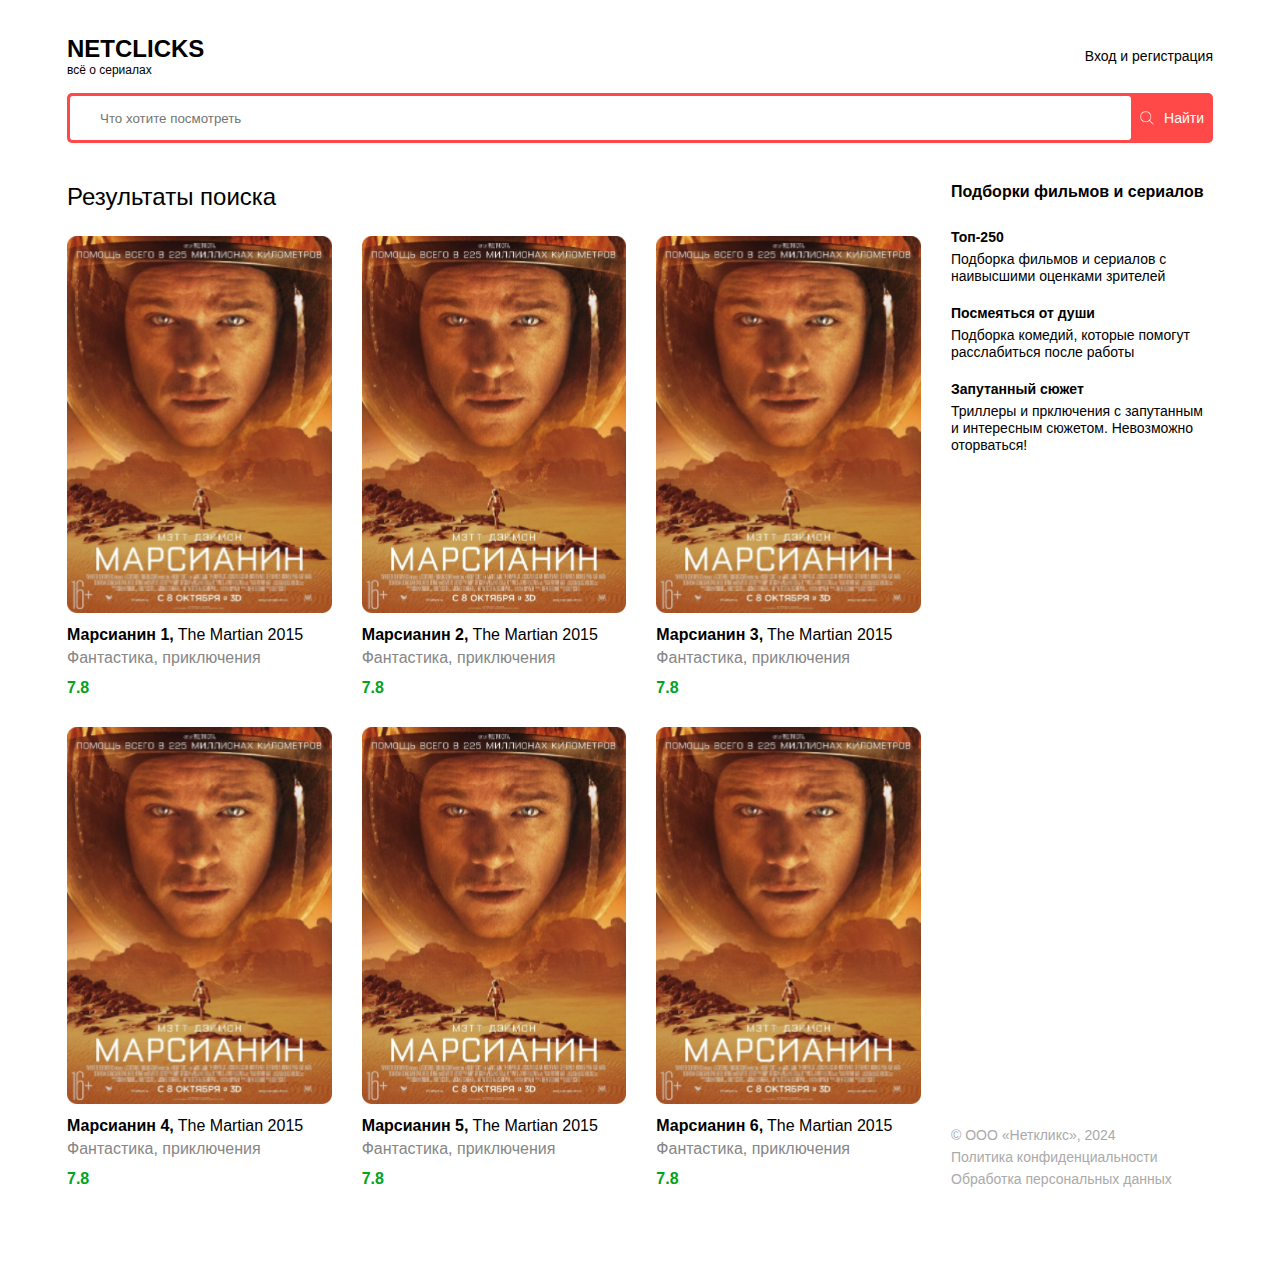
<file: index.html>
<!DOCTYPE html>
<html lang="en">

<head>
    <meta charset="UTF-8">
    <meta name="viewport" content="width=device-width, initial-scale=1.0">
    <link rel="stylesheet" href="./style.css">
    <script src="./script.js" defer></script>
    <title>Netclicks</title>
</head>

<body>
    <header class="header">
        <div class="container">
            <div class="header-box">
                <div class="header-logo">
                    <h1>NETCLICKS</h1>
                    <p>всё о сериалах</p>
                </div>
                <div class="header-controls">
                    <a href="#">Вход и регистрация</a>
                </div>
                <div class="header-controls--mobile">
                    <img src="./images/burger.svg" alt="burger">
                </div>
            </div>
        </div>
    </header>

    <main class="main">
        <section class="search">
            <div class="container">
                <div class="search-box">
                    <input id="search-input" type="text" placeholder="Что хотите посмотреть">
                    <button id="search-button">
                        <img src="./images/search.svg" alt="Search">
                        <span>Найти</span>
                    </button>
                </div>
            </div>
        </section>

        <section class="content">
            <div class="container">
                <div class="content-box">
                    <div class="content-main">
                        <h2 class="content-main__title">
                            Результаты поиска
                        </h2>
                        <div class="content-cards">
                            <a href="film.html" class="content-cards__item">
                                <div class="content-cards__item--img">
                                    <img src="./images/film.png" alt="film">
                                </div>

                                <div class="content-cards__item--title">
                                    <h5>Марсианин,</h5>
                                    <span>The Martian 2015</span>
                                </div>
                                <p class="content-cards__item--description">
                                    Фантастика, приключения
                                </p>
                                <p class="content-cards__item--rating">
                                    7.8
                                </p>
                            </a>
                            <a href="film.html" class="content-cards__item">
                                <div class="content-cards__item--img">
                                    <img src="./images/film.png" alt="film">
                                </div>
                                <div class="content-cards__item--title">
                                    <h5>Марсианин,</h5>
                                    <span>The Martian 2015</span>
                                </div>
                                <p class="content-cards__item--description">Фантастика, приключения</p>
                                <p class="content-cards__item--rating">7.8</p>
                            </a>
                            <a href="film.html" class="content-cards__item">
                                <div class="content-cards__item--img">
                                    <img src="./images/film.png" alt="film">
                                </div>
                                <div class="content-cards__item--title">
                                    <h5>Марсианин,</h5>
                                    <span>The Martian 2015</span>
                                </div>
                                <p class="content-cards__item--description">Фантастика, приключения</p>
                                <p class="content-cards__item--rating">7.8</p>
                            </a>
                            <a href="film.html" class="content-cards__item">
                                <div class="content-cards__item--img">
                                    <img src="./images/film.png" alt="film">
                                </div>
                                <div class="content-cards__item--title">
                                    <h5>Марсианин,</h5>
                                    <span>The Martian 2015</span>
                                </div>
                                <p class="content-cards__item--description">Фантастика, приключения</p>
                                <p class="content-cards__item--rating">7.8</p>
                            </a>
                            <a href="film.html" class="content-cards__item">
                                <div class="content-cards__item--img">
                                    <img src="./images/film.png" alt="film">
                                </div>
                                <div class="content-cards__item--title">
                                    <h5>Марсианин,</h5>
                                    <span>The Martian 2015</span>
                                </div>
                                <p class="content-cards__item--description">Фантастика, приключения</p>
                                <p class="content-cards__item--rating">7.8</p>
                            </a>
                            <a href="film.html" class="content-cards__item">
                                <div class="content-cards__item--img">
                                    <img src="./images/film.png" alt="film">
                                </div>
                                <div class="content-cards__item--title">
                                    <h5>Марсианин,</h5>
                                    <span>The Martian 2015</span>
                                </div>
                                <p class="content-cards__item--description">Фантастика, приключения</p>
                                <p class="content-cards__item--rating">7.8</p>
                            </a>

                        </div>
                    </div>

                    <div class="content-sidebar">
                        <div class="content-sidebar__info">
                            <h4 class="content-sidebar__info--title">
                                Подборки фильмов и сериалов
                            </h4>
                            <div class="content-sidebar__info__wrapper">
                                <div class="content-sidebar__info__item">
                                    <h5>Топ-250</h5>
                                    <p>Подборка фильмов и сериалов с наивысшими оценками зрителей</p>
                                </div>
                                <div class="content-sidebar__info__item">
                                    <h5>Посмеяться от души</h5>
                                    <p>Подборка комедий, которые помогут расслабиться после работы</p>
                                </div>
                                <div class="content-sidebar__info__item">
                                    <h5>Запутанный сюжет</h5>
                                    <p>Триллеры и прключения с запутанным и интересным сюжетом. Невозможно оторваться!
                                    </p>
                                </div>
                            </div>
                        </div>
                        <div class="content-sidebar__footer">
                            <p>© ООО «Неткликс», 2024</p>
                            <a href="#">Политика конфиденциальности</a>
                            <a href="#">Обработка персональных данных</a>
                        </div>
                    </div>
                </div>
            </div>
        </section>
    </main>
</body>

</html>
</file>
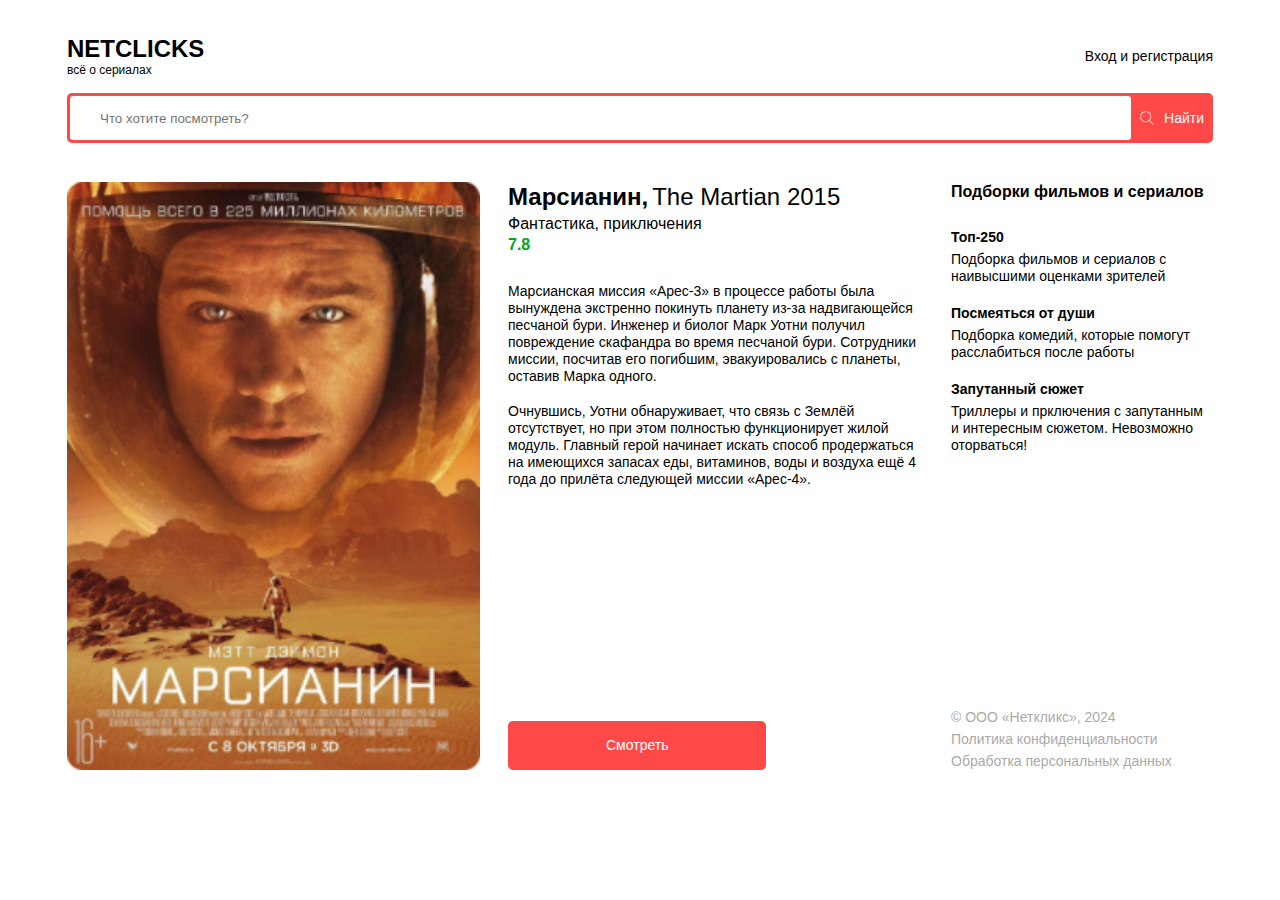
<file: film.html>
<!DOCTYPE html>
<html lang="en">

<head>
    <meta charset="UTF-8">
    <meta name="viewport" content="width=device-width, initial-scale=1.0">
    <title>Netkliks</title>
    <link rel="stylesheet" href="style.css">
</head>

<body>
    <header class="header">
        <div class="container">
            <div class="header-box">
                <div class="header-logo">
                    <h1>NETCLICKS</h1>
                    <p>всё о сериалах</p>
                </div>
                <div class="header-controls">
                    <a href="#">Вход и регистрация</a>
                </div>
                <div class="header-controls--mobile">
                    <img src="./images/burger.svg" alt="burger">
                </div>
            </div>
        </div>
    </header>

    <main>
        <section class="search">
            <div class="container">
                <div class="search-box">
                    <input type="text" placeholder="Что хотите посмотреть?">
                    <button>
                        <img src="./images/search.svg" alt="search">
                        <span>Найти</span>
                    </button>
                </div>
            </div>
        </section>

        <section class="content">
            <div class="container">
                <div class="content-box">
                    <div class="content-film">
                        <div class="content-film__img">
                            <img src="./images/film.png" alt="film">
                        </div>
                        <div class="content-film__info">
                            <div class="content-film__info__content">
                                <div class="content-film__info__title">
                                    <h1>Марсианин,</h1>
                                    <p>The Martian 2015</p>
                                </div>

                                <p class="content-film__info__description">
                                    Фантастика, приключения
                                </p>

                                <p class="content-film__info__rating">
                                    7.8
                                </p>
                                <p class="content-film__info__text">
                                    Марсианская миссия «Арес-3» в процессе работы была вынуждена экстренно покинуть
                                    планету из-за надвигающейся песчаной бури. Инженер и биолог Марк Уотни получил
                                    повреждение скафандра во время песчаной бури. Сотрудники миссии, посчитав его
                                    погибшим, эвакуировались с планеты, оставив Марка одного.
                                </p>

                                <p class="content-film__info__text">
                                    Очнувшись, Уотни обнаруживает, что связь с Землёй отсутствует, но при этом полностью
                                    функционирует жилой модуль. Главный герой начинает искать способ продержаться на
                                    имеющихся запасах еды, витаминов, воды и воздуха ещё 4 года до прилёта следующей
                                    миссии «Арес-4».
                                </p>
                            </div>
                            <div class="content-film__info-controls">
                                <button>Смотреть</button>
                            </div>
                        </div>
                    </div>

                    <div class="content-sidebar">
                        <div class="content-sidebar__info">
                            <h4 class="content-sidebar__info--title">
                                Подборки фильмов и сериалов
                            </h4>
                            <div class="content-sidebar__info__wrapper">
                                <div class="content-sidebar__info__item">
                                    <h5>Топ-250</h5>
                                    <p>Подборка фильмов и сериалов с наивысшими оценками зрителей</p>
                                </div>
                                <div class="content-sidebar__info__item">
                                    <h5>Посмеяться от души</h5>
                                    <p>Подборка комедий, которые помогут расслабиться после работы</p>
                                </div>
                                <div class="content-sidebar__info__item">
                                    <h5>Запутанный сюжет</h5>
                                    <p>Триллеры и прключения с запутанным и интересным сюжетом. Невозможно оторваться!
                                    </p>
                                </div>
                            </div>
                        </div>
                        <div class="content-sidebar__footer">
                            <p>© ООО «Неткликс», 2024</p>
                            <a href="#">Политика конфиденциальности</a>
                            <a href="#">Обработка персональных данных</a>
                        </div>
                    </div>
                </div>
            </div>
        </section>
    </main>
</body>

</html>
</file>
<file: style.css>
* {
    box-sizing: border-box;
}

body {
    margin: 0;
    padding: 0;
}

.container {
    max-width: 1194px;
    padding-left: 24px;
    padding-right: 24px;
    margin: 0 auto;
}

.header {
    margin-top: 34px;
    margin-bottom: 15px;
}

.header-box {
    display: flex;
    justify-content: space-between;
    align-items: center;
}

.header-logo h1 {
    margin: 0;
    font-family: Inter, sans-serif;
    font-size: 24px;
    font-weight: 700;
    line-height: 29px;
}

.header-logo p {
    margin: 0;
    font-family: Inter, sans-serif;
    font-size: 12px;
    font-weight: 300;
    line-height: 15px;
}

.header-controls a {
    font-family: Inter, sans-serif;
    font-size: 14px;
    font-weight: 400;
    line-height: 17px;
    text-decoration: none;
    color: rgb(0, 0, 0);
}

.header-controls a:hover {
    color: rgb(255, 73, 73);
}

.header-controls--mobile {
    display: none;
}

.search {
    margin-bottom: 39px;
}

.search-box {
    border-radius: 5px;
    background: rgb(255, 73, 73);
    display: flex;
    justify-content: space-between;
    align-items: center;
    padding: 3px;
    gap: 3px;
    height: 50px;
}

.search-box input {
    flex-grow: 1;
    height: 100%;
    border: none;
    outline: none;
    border-radius: 3px;
    background: rgb(255, 255, 255);
    padding: 0 30px;
    min-width: 0;
}

.search-box button {
    height: 100%;
    display: flex;
    align-items: center;
    gap: 10px;
    background: rgb(255, 73, 73);
    border: none;
    color: white;
    font-family: Inter, sans-serif;
    font-size: 14px;
    font-weight: 400;
    line-height: 17px;
    cursor: pointer;
}

.content {
    margin-bottom: 94px;
}

.content-box {
    display: flex;
    justify-content: space-between;
    gap: 30px;
}

.content-main {
    flex-grow: 1;
}

.content-main__title {
    margin-top: 0;
    margin-bottom: 25px;
    padding: 0;
    color: rgb(0, 0, 0);
    font-family: Inter, sans-serif;
    font-size: 24px;
    font-weight: 500;
    line-height: 29px;
}

.content-cards {
    display: flex;
    flex-wrap: wrap;
    gap: 30px;
}

.content-cards__item {
    width: calc((100% - (30px * 2)) / 3);
    text-decoration: none;
}

.content-cards__item--img {
    width: 100%;
    display: block;
    margin-bottom: 12px;

    img {
        width: 100%;
        display: block;
    }
}

.content-cards__item--title {
    display: flex;
    flex-wrap: wrap;
    gap: 4px;
    margin-bottom: 4px;
}

.content-cards__item--title h5,
.content-cards__item--title span {
    margin: 0;
    font-family: Inter, sans-serif;
    font-size: 16px;
    font-weight: 400;
    line-height: 19px;
    color: rgb(0, 0, 0);
}

.content-cards__item--title h5 {
    font-weight: 700;
}

.content-cards__item--title span {
    font-weight: 400;
}


.content-cards__item--description {
    color: rgb(134, 134, 134);
    font-family: Inter, sans-serif;
    font-size: 16px;
    font-weight: 400;
    line-height: 19px;
    margin-top: 0;
    margin-bottom: 11px;
}

.content-cards__item--rating {
    color: rgb(4, 163, 30);
    font-family: Inter, sans-serif;
    font-size: 16px;
    font-weight: 700;
    line-height: 19px;
    margin: 0;
}

.content-sidebar {
    width: 262px;
    min-width: 262px;
    display: flex;
    flex-direction: column;
    justify-content: space-between;
}

.content-sidebar__info {
    margin-bottom: 120px;
}

.content-sidebar__info--title {
    color: rgb(0, 0, 0);
    font-family: Inter, sans-serif;
    font-size: 16px;
    font-weight: 700;
    line-height: 19px;
    margin-top: 0;
    margin-bottom: 28px;
}

.content-sidebar__info__wrapper {
    display: flex;
    flex-direction: column;
    gap: 20px;
}

.content-sidebar__info__item {
    display: flex;
    flex-direction: column;
}

.content-sidebar__info__item h5,
.content-sidebar__info__item p {
    font-family: Inter, sans-serif;
    font-size: 14px;
    line-height: 17px;
}

.content-sidebar__info__item h5 {
    font-weight: 700;
    margin-top: 0;
    margin-bottom: 5px;
}

.content-sidebar__info__item p {
    font-weight: 400;
    margin: 0;
}

.content-sidebar__footer {
    display: flex;
    flex-direction: column;
    gap: 5px;
}

.content-sidebar__footer p,
.content-sidebar__footer a {
    color: rgb(170, 170, 170);
    font-family: Inter, sans-serif;
    font-size: 14px;
    font-weight: 400;
    line-height: 17px;
}

.content-sidebar__footer p {
    margin: 0;
}

.content-sidebar__footer a {
    text-decoration: none;
}

.content-sidebar__footer a:hover {
    color: rgb(255, 73, 73);
}

.content-film {
    flex-grow: 1;
    display: flex;
    justify-content: space-between;
    gap: 28px;
}

.content-film__img {
    width: calc((100% - 28px) / 2);
    display: flex;
    justify-content: center;
}

.content-film__img img {
    width: 100%;
    display: block;
    max-width: 450px;

}

.content-film__info {
    width: calc((100% - 28px) / 2);
    display: flex;
    flex-direction: column;
    justify-content: space-between;
    gap: 30px;
}

.content-film__info__title {
    display: flex;
    gap: 4px;
    margin-bottom: 3px;
    flex-wrap: wrap;
}

.content-film__info__content>*:last-child {
    margin-bottom: 0;
}

.content-film__info__title h1,
.content-film__info__title p {
    color: rgb(0, 0, 0);
    font-family: Inter, sans-serif;
    font-size: 24px;
    line-height: 29px;
}

.content-film__info__title h1 {
    font-weight: 700;
    margin: 0;

}

.content-film__info__title p {
    font-weight: 400;
    margin: 0;
}

.content-film__info__description {
    color: rgb(0, 0, 0);
    font-family: Inter, sans-serif;
    font-size: 16px;
    font-weight: 400;
    line-height: 19px;
    margin-top: 0;
    margin-bottom: 2px;
}

.content-film__info__rating {
    color: rgb(4, 163, 30);
    font-family: Inter, sans-serif;
    font-size: 16px;
    font-weight: 700;
    line-height: 19px;
    margin-top: 0;
    margin-bottom: 29px
}

.content-film__info__text {
    color: rgb(0, 0, 0);
    font-family: Inter, sans-serif;
    font-size: 14px;
    font-weight: 400;
    line-height: 17px;
    margin-top: 0;
    margin-bottom: 18px;
}

.content-film__info-controls {
    button {
        color: rgb(255, 255, 255);
        font-family: Inter, sans-serif;
        font-size: 14px;
        font-weight: 400;
        line-height: 17px;
        padding: 16px 98px;
        background-color: rgb(255, 73, 73);
        border-radius: 5px;
        border: none;
        outline: none;
        cursor: pointer;
    }
}




@media(max-width: 991px) {
    .content-cards__item {
        width: calc((100% - (30px * 1)) / 3)
    }

    .content-film {
        flex-direction: column;
    }

    .content-film__img {
        width: 100%;
    }

    .content-film__info {
        width: 100%;
    }

}

@media(max-width: 768px) {
    .header-controls {
        display: none;
    }

    .header-controls--mobile {
        display: block;
    }

    .search-box input {
        padding: 0 15px;
    }

    .content-box {
        flex-direction: column;
    }

    .content-sidebar {
        width: 100%;
    }
}

@media(max-width: 480px) {
    .content-cards__item {
        width: 100%;
        min-width: 100%;
    }
}
</file>
